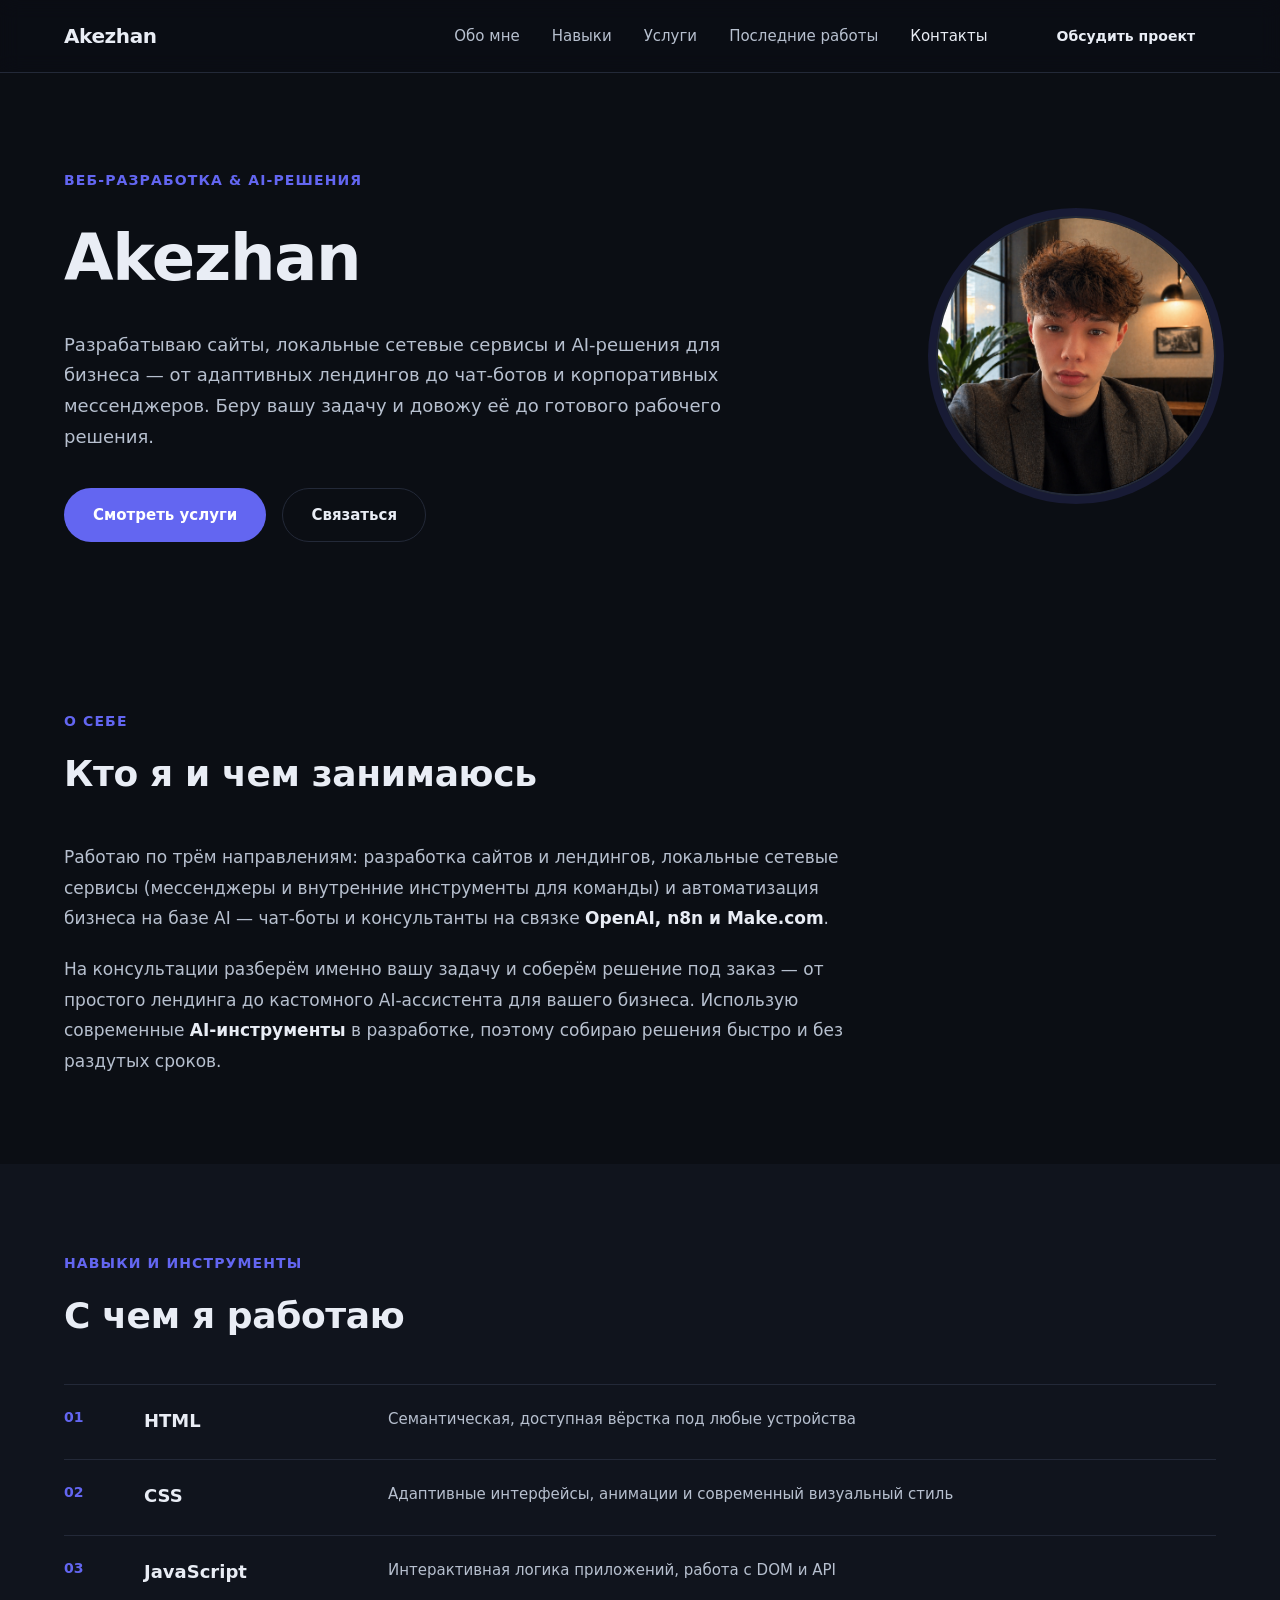
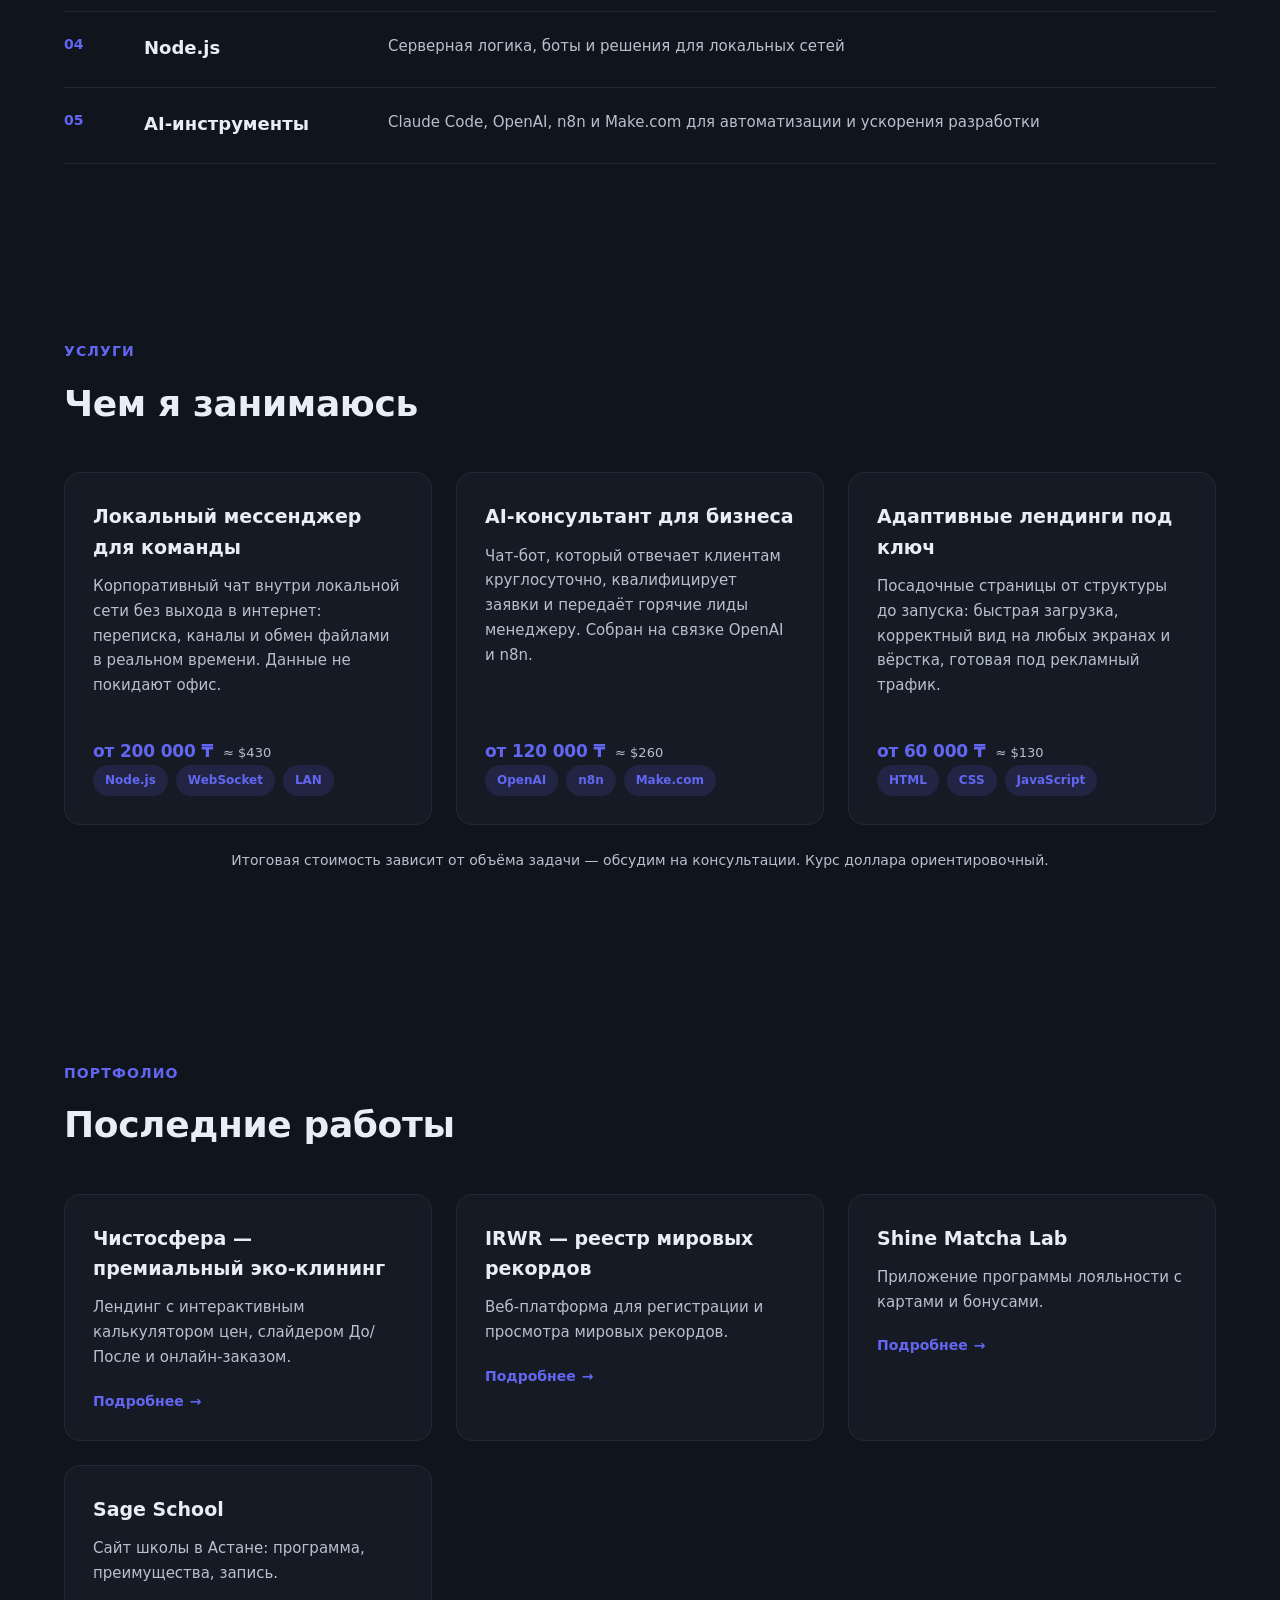
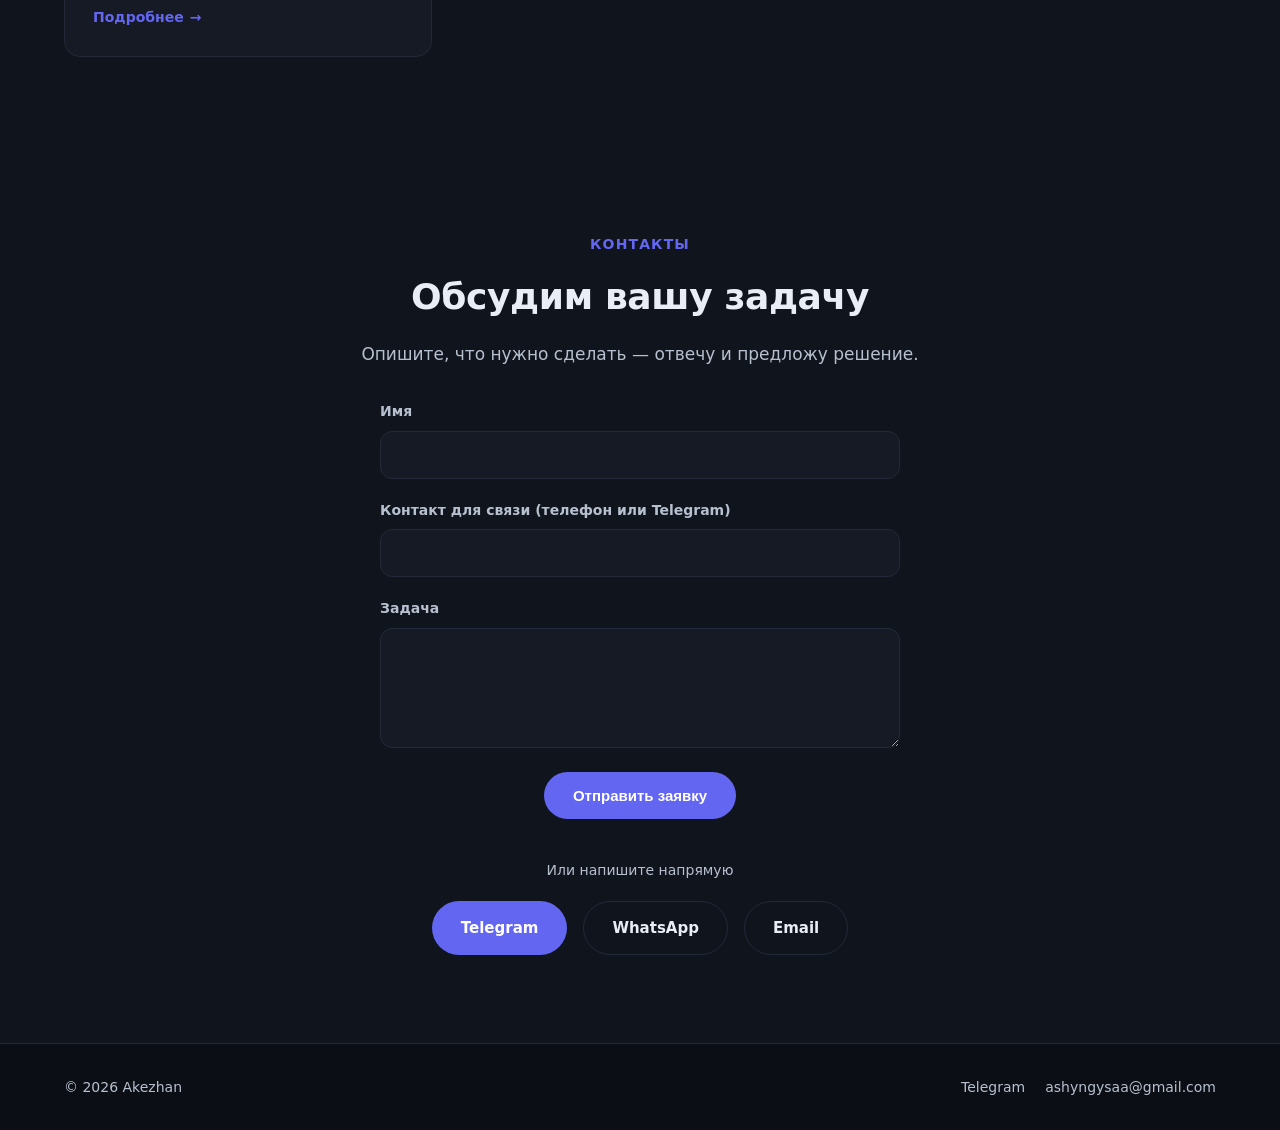
<file: index.html>
<!DOCTYPE html>
<html lang="ru">
<head>
<meta charset="UTF-8">
<meta name="viewport" content="width=device-width, initial-scale=1.0">
<title>Akezhan — веб-разработка и AI-решения для бизнеса</title>
<meta name="description" content="Разработка сайтов и лендингов, локальные сетевые сервисы и автоматизация бизнеса на базе AI.">
<link rel="icon" type="image/svg+xml" href="favicon.svg">
<meta property="og:title" content="Akezhan — веб-разработка и AI-решения для бизнеса">
<meta property="og:description" content="Разработка сайтов и лендингов, локальные сетевые сервисы и автоматизация бизнеса на базе AI.">
<meta property="og:type" content="website">
<meta name="twitter:card" content="summary">
<meta name="twitter:title" content="Akezhan — веб-разработка и AI-решения для бизнеса">
<meta name="twitter:description" content="Разработка сайтов и лендингов, локальные сетевые сервисы и автоматизация бизнеса на базе AI.">
<link rel="stylesheet" href="style.css">
</head>
<body>

<header class="header" id="top">
  <div class="container header__inner">
    <a href="#top" class="logo">Akezhan</a>

    <nav class="nav" id="nav">
      <a href="#about" class="nav__link">Обо мне</a>
      <a href="#skills" class="nav__link">Навыки</a>
      <a href="#projects" class="nav__link">Услуги</a>
      <a href="#works" class="nav__link">Последние работы</a>
      <a href="#contact" class="nav__link">Контакты</a>
    </nav>

    <a href="#contact" class="btn btn--sm header__cta">Обсудить проект</a>

    <button class="burger" id="burger" aria-label="Открыть меню" aria-expanded="false">
      <span></span><span></span><span></span>
    </button>
  </div>
</header>

<main>

  <!-- HERO -->
  <section class="hero">
    <div class="container hero__inner">
      <div class="hero__text">
        <p class="hero__eyebrow">Веб-разработка &amp; AI-решения</p>
        <h1 class="hero__title">Akezhan</h1>
        <p class="hero__desc">
          Разрабатываю сайты, локальные сетевые сервисы и AI-решения для бизнеса — от адаптивных лендингов до чат-ботов и корпоративных мессенджеров. Беру вашу задачу и довожу её до готового рабочего решения.
        </p>
        <div class="hero__actions">
          <a href="#projects" class="btn btn--primary">Смотреть услуги</a>
          <a href="#contact" class="btn btn--ghost">Связаться</a>
        </div>
      </div>

      <div class="hero__avatar-wrap">
        <div class="hero__avatar">
          <img src="avatar.png" alt="Akezhan">
        </div>
      </div>
    </div>
  </section>

  <!-- ABOUT -->
  <section class="section" id="about">
    <div class="container">
      <p class="section__eyebrow">О себе</p>
      <h2 class="section__title">Кто я и чем занимаюсь</h2>

      <div class="about__body">
        <p class="about__text">
          Работаю по трём направлениям: разработка сайтов и лендингов, локальные сетевые сервисы (мессенджеры и внутренние инструменты для команды) и автоматизация бизнеса на базе AI — чат-боты и консультанты на связке <strong>OpenAI, n8n и Make.com</strong>.
        </p>
        <p class="about__text">
          На консультации разберём именно вашу задачу и соберём решение под заказ — от простого лендинга до кастомного AI-ассистента для вашего бизнеса. Использую современные <strong>AI-инструменты</strong> в разработке, поэтому собираю решения быстро и без раздутых сроков.
        </p>
      </div>
    </div>
  </section>

  <!-- SKILLS -->
  <section class="section section--alt" id="skills">
    <div class="container">
      <p class="section__eyebrow">Навыки и инструменты</p>
      <h2 class="section__title">С чем я работаю</h2>

      <ul class="skills">
        <li class="skills__item">
          <span class="skills__num">01</span>
          <span class="skills__name">HTML</span>
          <span class="skills__desc">Семантическая, доступная вёрстка под любые устройства</span>
        </li>
        <li class="skills__item">
          <span class="skills__num">02</span>
          <span class="skills__name">CSS</span>
          <span class="skills__desc">Адаптивные интерфейсы, анимации и современный визуальный стиль</span>
        </li>
        <li class="skills__item">
          <span class="skills__num">03</span>
          <span class="skills__name">JavaScript</span>
          <span class="skills__desc">Интерактивная логика приложений, работа с DOM и API</span>
        </li>
        <li class="skills__item">
          <span class="skills__num">04</span>
          <span class="skills__name">Node.js</span>
          <span class="skills__desc">Серверная логика, боты и решения для локальных сетей</span>
        </li>
        <li class="skills__item">
          <span class="skills__num">05</span>
          <span class="skills__name">AI-инструменты</span>
          <span class="skills__desc">Claude Code, OpenAI, n8n и Make.com для автоматизации и ускорения разработки</span>
        </li>
      </ul>
    </div>
  </section>

  <!-- PROJECTS -->
  <section class="section section--alt" id="projects">
    <div class="container">
      <p class="section__eyebrow">Услуги</p>
      <h2 class="section__title">Чем я занимаюсь</h2>

      <!-- Когда появятся скриншоты проектов: вставить <img class="card__image" src="..." alt="..."> первым элементом внутри .card, перед .card__body -->
      <div class="projects">
        <article class="card">
          <div class="card__body">
            <h3 class="card__title">Локальный мессенджер для команды</h3>
            <p class="card__desc">Корпоративный чат внутри локальной сети без выхода в интернет: переписка, каналы и обмен файлами в реальном времени. Данные не покидают офис.</p>
          </div>
          <div class="card__price">
            <span class="card__price-main">от 200 000 ₸</span>
            <span class="card__price-usd">≈ $430</span>
          </div>
          <div class="card__tags">
            <span class="tag">Node.js</span>
            <span class="tag">WebSocket</span>
            <span class="tag">LAN</span>
          </div>
        </article>

        <article class="card">
          <div class="card__body">
            <h3 class="card__title">AI-консультант для бизнеса</h3>
            <p class="card__desc">Чат-бот, который отвечает клиентам круглосуточно, квалифицирует заявки и передаёт горячие лиды менеджеру. Собран на связке OpenAI и n8n.</p>
          </div>
          <div class="card__price">
            <span class="card__price-main">от 120 000 ₸</span>
            <span class="card__price-usd">≈ $260</span>
          </div>
          <div class="card__tags">
            <span class="tag">OpenAI</span>
            <span class="tag">n8n</span>
            <span class="tag">Make.com</span>
          </div>
        </article>

        <article class="card">
          <div class="card__body">
            <h3 class="card__title">Адаптивные лендинги под ключ</h3>
            <p class="card__desc">Посадочные страницы от структуры до запуска: быстрая загрузка, корректный вид на любых экранах и вёрстка, готовая под рекламный трафик.</p>
          </div>
          <div class="card__price">
            <span class="card__price-main">от 60 000 ₸</span>
            <span class="card__price-usd">≈ $130</span>
          </div>
          <div class="card__tags">
            <span class="tag">HTML</span>
            <span class="tag">CSS</span>
            <span class="tag">JavaScript</span>
          </div>
        </article>

      </div>

      <p class="projects__note">Итоговая стоимость зависит от объёма задачи — обсудим на консультации. Курс доллара ориентировочный.</p>
    </div>
  </section>

  <!-- RECENT WORKS -->
  <section class="section section--alt" id="works">
    <div class="container">
      <p class="section__eyebrow">Портфолио</p>
      <h2 class="section__title">Последние работы</h2>

      <!-- Когда появятся скриншоты: вставить <img class="work-card__image" src="..." alt="..."> первым элементом внутри .work-card -->
      <div class="works">
        <button type="button" class="work-card" data-work="chistosfera" aria-haspopup="dialog">
          <div class="work-card__body">
            <h3 class="work-card__title">Чистосфера — премиальный эко-клининг</h3>
            <p class="work-card__desc">Лендинг с интерактивным калькулятором цен, слайдером До/После и онлайн-заказом.</p>
          </div>
          <span class="work-card__more">Подробнее <span aria-hidden="true">→</span></span>
        </button>

        <button type="button" class="work-card" data-work="irwr" aria-haspopup="dialog">
          <div class="work-card__body">
            <h3 class="work-card__title">IRWR — реестр мировых рекордов</h3>
            <p class="work-card__desc">Веб-платформа для регистрации и просмотра мировых рекордов.</p>
          </div>
          <span class="work-card__more">Подробнее <span aria-hidden="true">→</span></span>
        </button>

        <button type="button" class="work-card" data-work="shine-matcha" aria-haspopup="dialog">
          <div class="work-card__body">
            <h3 class="work-card__title">Shine Matcha Lab</h3>
            <p class="work-card__desc">Приложение программы лояльности с картами и бонусами.</p>
          </div>
          <span class="work-card__more">Подробнее <span aria-hidden="true">→</span></span>
        </button>

        <button type="button" class="work-card" data-work="sage-school" aria-haspopup="dialog">
          <div class="work-card__body">
            <h3 class="work-card__title">Sage School</h3>
            <p class="work-card__desc">Сайт школы в Астане: программа, преимущества, запись.</p>
          </div>
          <span class="work-card__more">Подробнее <span aria-hidden="true">→</span></span>
        </button>
      </div>
    </div>
  </section>

  <!-- Work detail content (used by modal, see script.js). TODO: уточнить точные пункты, стек и ссылки у заказчика -->
  <template id="work-chistosfera">
    <p class="work-modal__eyebrow">Лендинг &amp; Веб-сервис</p>
    <h3 class="work-modal__title">Чистосфера — премиальный эко-клининг</h3>
    <p class="work-modal__desc">Высококонверсионный интерактивный веб-сервис для заказа профессионального клининга квартир, коттеджей и офисов с фиксированным онлайн-расчетом стоимости.</p>
    <h4 class="work-modal__subtitle">Что сделано</h4>
    <ul class="work-modal__list">
      <li>Интерактивный онлайн-калькулятор стоимости с ползунком площади (20–220 м²) и расчетом доп. опций</li>
      <li>Сплит-слайдер сравнения «До / После» с 4 реальными кейсами уборки</li>
      <li>Технологический чек-лист контроля качества на 45+ пунктов по СанПиН и HACCP</li>
      <li>Двухэтапная форма оформления бронирования с промокодами и генерацией квитанции заказа</li>
      <li>Адаптивная верстка, микроанимации и чистый UI без AI-шаблонов</li>
    </ul>
    <div class="work-modal__tags">
      <span class="tag">Лендинг</span>
      <span class="tag">Калькулятор</span>
      <span class="tag">React</span>
      <span class="tag">TypeScript</span>
      <span class="tag">Tailwind CSS</span>
    </div>
  </template>

  <template id="work-irwr">
    <p class="work-modal__eyebrow">Веб-платформа</p>
    <h3 class="work-modal__title">IRWR — реестр мировых рекордов</h3>
    <p class="work-modal__desc">Платформа для регистрации и публичного просмотра мировых рекордов: участники подают заявки, редакция их проверяет и публикует.</p>
    <h4 class="work-modal__subtitle">Что сделано</h4>
    <ul class="work-modal__list">
      <li>Форма подачи заявки на рекорд с загрузкой подтверждающих материалов</li>
      <li>Публичный каталог рекордов с карточками и поиском</li>
      <li>Админ-панель для модерации и публикации заявок</li>
      <li>Адаптивная вёрстка под мобильные и десктоп</li>
    </ul>
    <div class="work-modal__tags">
      <span class="tag">Веб-платформа</span>
    </div>
  </template>

  <template id="work-shine-matcha">
    <p class="work-modal__eyebrow">Программа лояльности</p>
    <h3 class="work-modal__title">Shine Matcha Lab</h3>
    <p class="work-modal__desc">Приложение лояльности для сети: цифровая карта клиента, накопление и списание бонусов.</p>
    <h4 class="work-modal__subtitle">Что сделано</h4>
    <ul class="work-modal__list">
      <li>Цифровая карта клиента с QR-кодом</li>
      <li>Начисление и списание бонусов за покупки</li>
      <li>История покупок и баланс в личном кабинете</li>
      <li>Адаптивный интерфейс для использования с телефона</li>
    </ul>
    <div class="work-modal__tags">
      <span class="tag">Программа лояльности</span>
    </div>
  </template>

  <template id="work-sage-school">
    <p class="work-modal__eyebrow">Сайт школы</p>
    <h3 class="work-modal__title">Sage School</h3>
    <p class="work-modal__desc">Сайт частной школы подготовки к школе в Астане: программа обучения, методология, жизнь школы и запись на экскурсию.</p>
    <h4 class="work-modal__subtitle">Что сделано</h4>
    <ul class="work-modal__list">
      <li>Разделы: программа, методология, атмосфера школы, расположение кампуса</li>
      <li>Блок «Из жизни Sage School» с моментами из школы</li>
      <li>Форма записи на экскурсию</li>
      <li>Адаптивная вёрстка под мобильные и десктоп</li>
    </ul>
    <div class="work-modal__tags">
      <span class="tag">Сайт-лендинг</span>
    </div>
  </template>

  <!-- CONTACT -->
  <section class="section section--alt" id="contact">
    <div class="container contact">
      <p class="section__eyebrow">Контакты</p>
      <h2 class="section__title">Обсудим вашу задачу</h2>
      <p class="contact__text">Опишите, что нужно сделать — отвечу и предложу решение.</p>

      <form name="contact" method="POST" data-netlify="true" netlify-honeypot="bot-field" action="/spasibo.html" class="form">
        <input type="hidden" name="form-name" value="contact">
        <p class="form__hidden" hidden aria-hidden="true">
          <label>Не заполняйте это поле: <input name="bot-field"></label>
        </p>

        <div class="form__field">
          <label class="form__label" for="name">Имя</label>
          <input class="form__input" type="text" id="name" name="name" required>
        </div>

        <div class="form__field">
          <label class="form__label" for="contact-info">Контакт для связи (телефон или Telegram)</label>
          <input class="form__input" type="text" id="contact-info" name="contact" required>
        </div>

        <div class="form__field">
          <label class="form__label" for="task">Задача</label>
          <textarea class="form__textarea" id="task" name="task" rows="4" required></textarea>
        </div>

        <button type="submit" class="btn btn--primary form__submit">Отправить заявку</button>
      </form>

      <p class="contact__divider">Или напишите напрямую</p>

      <div class="contact__actions">
        <a href="https://t.me/molodoybel3y" target="_blank" rel="noopener" class="btn btn--primary" aria-label="Написать в Telegram">Telegram</a>
        <a href="https://wa.me/77067065260" target="_blank" rel="noopener" class="btn btn--ghost" aria-label="Написать в WhatsApp">WhatsApp</a>
        <a href="mailto:ashyngysaa@gmail.com" class="btn btn--ghost" aria-label="Написать на email">Email</a>
      </div>
    </div>
  </section>

</main>

<footer class="footer">
  <div class="container footer__inner">
    <span>© <span id="year"></span> Akezhan</span>
    <div class="footer__links">
      <a href="https://t.me/molodoybel3y" target="_blank" rel="noopener">Telegram</a>
      <a href="mailto:ashyngysaa@gmail.com">ashyngysaa@gmail.com</a>
    </div>
  </div>
</footer>

<div class="modal" id="workModal" hidden>
  <div class="modal__overlay" data-modal-close></div>
  <div class="modal__dialog" role="dialog" aria-modal="true" aria-label="Подробности о работе">
    <button type="button" class="modal__close" data-modal-close aria-label="Закрыть">
      <svg viewBox="0 0 24 24" fill="none" stroke="currentColor" stroke-width="2.5" stroke-linecap="round" aria-hidden="true">
        <path d="M6 6l12 12M18 6L6 18"></path>
      </svg>
    </button>
    <div class="modal__content" id="modalContent"></div>
  </div>
</div>

<a href="#top" class="back-to-top" id="backToTop" aria-label="Наверх">
  <svg viewBox="0 0 24 24" fill="none" stroke="currentColor" stroke-width="2.5" stroke-linecap="round" stroke-linejoin="round" aria-hidden="true">
    <path d="M12 19V5"></path>
    <path d="M5 12l7-7 7 7"></path>
  </svg>
</a>

<script src="script.js"></script>
</body>
</html>
</file>
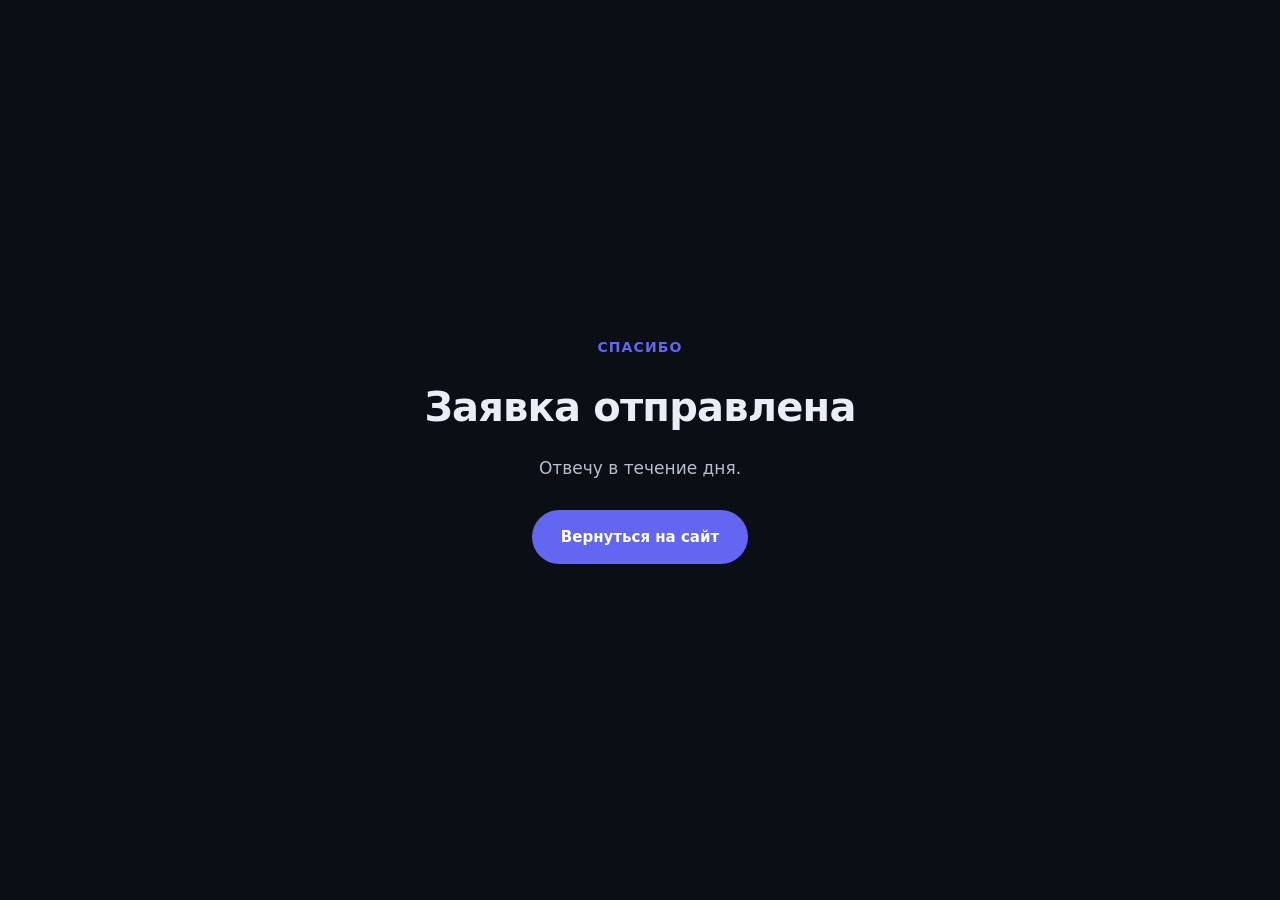
<file: spasibo.html>
<!DOCTYPE html>
<html lang="ru">
<head>
<meta charset="UTF-8">
<meta name="viewport" content="width=device-width, initial-scale=1.0">
<title>Заявка отправлена — Akezhan</title>
<meta name="robots" content="noindex">
<link rel="icon" type="image/svg+xml" href="favicon.svg">
<link rel="stylesheet" href="style.css">
</head>
<body>

<main class="thanks">
  <p class="thanks__eyebrow">Спасибо</p>
  <h1 class="thanks__title">Заявка отправлена</h1>
  <p class="thanks__text">Отвечу в течение дня.</p>
  <a href="/" class="btn btn--primary">Вернуться на сайт</a>
</main>

</body>
</html>
</file>
<file: style.css>
/* ===== Variables ===== */
:root {
  --bg: #0b0e14;
  --bg-alt: #10141d;
  --surface: #151a24;
  --border: #232938;
  --text: #e9edf5;
  --text-muted: #b7c0cf;
  --accent: #6366f1;
  --accent-soft: rgba(99, 102, 241, 0.15);
  --radius: 16px;
  --container: 1200px;
  --transition: 0.2s ease;
}

* { box-sizing: border-box; }

html { scroll-behavior: smooth; }

body {
  margin: 0;
  background: var(--bg);
  color: var(--text);
  font-family: "Inter", "Segoe UI", system-ui, -apple-system, sans-serif;
  line-height: 1.6;
  -webkit-font-smoothing: antialiased;
  overflow-x: hidden;
}

img { max-width: 100%; display: block; }

a { color: inherit; text-decoration: none; }

ul { list-style: none; margin: 0; padding: 0; }

.container {
  max-width: var(--container);
  margin: 0 auto;
  padding: 0 24px;
}

/* ===== Buttons ===== */
.btn {
  display: inline-flex;
  align-items: center;
  justify-content: center;
  padding: 14px 28px;
  border-radius: 999px;
  font-weight: 600;
  font-size: 15px;
  transition: transform var(--transition), background var(--transition), border-color var(--transition), color var(--transition);
  border: 1px solid transparent;
  cursor: pointer;
}

.btn--primary {
  background: var(--accent);
  color: #fff;
}
.btn--primary:hover { transform: translateY(-2px); background: #5457e0; }

.btn--ghost {
  border-color: var(--border);
  color: var(--text);
  background: transparent;
}
.btn--ghost:hover { border-color: var(--accent); color: var(--accent); }

.btn--sm { padding: 10px 20px; font-size: 14px; }

/* ===== Header ===== */
.header {
  position: sticky;
  top: 0;
  z-index: 50;
  background: rgba(11, 14, 20, 0.85);
  backdrop-filter: blur(10px);
  border-bottom: 1px solid var(--border);
}

.header__inner {
  display: flex;
  align-items: center;
  justify-content: space-between;
  height: 72px;
  gap: 24px;
}

.logo {
  font-size: 20px;
  font-weight: 700;
  letter-spacing: -0.02em;
}

.nav {
  display: flex;
  gap: 32px;
  margin-left: auto;
}

.nav__link {
  font-size: 15px;
  color: var(--text-muted);
  transition: color var(--transition);
}
.nav__link:hover { color: var(--text); }
.nav__link--active { color: var(--text); }

.header__cta { margin-left: 24px; white-space: nowrap; }

.burger {
  display: none;
  flex-direction: column;
  justify-content: center;
  gap: 5px;
  width: 36px;
  height: 36px;
  background: transparent;
  border: none;
  cursor: pointer;
}
.burger span {
  display: block;
  height: 2px;
  background: var(--text);
  border-radius: 2px;
  transition: transform var(--transition), opacity var(--transition);
}

/* ===== Hero ===== */
.hero { padding: 96px 0 80px; }

.hero__inner {
  display: grid;
  grid-template-columns: 1fr auto;
  align-items: center;
  gap: 48px;
  width: 100%;
}

.hero__text {
  min-width: 0;
  max-width: 680px;
  overflow-wrap: break-word;
}

.hero__eyebrow {
  color: var(--accent);
  font-weight: 600;
  font-size: 14px;
  text-transform: uppercase;
  letter-spacing: 0.08em;
  margin: 0 0 16px;
}

.hero__title {
  font-size: clamp(40px, 6vw, 64px);
  font-weight: 800;
  letter-spacing: -0.02em;
  margin: 0 0 20px;
}

.hero__desc {
  color: var(--text-muted);
  font-size: 18px;
  line-height: 1.7;
  margin: 0 0 36px;
}

.hero__actions { display: flex; gap: 16px; flex-wrap: wrap; min-width: 0; }

.hero__avatar-wrap {
  width: 280px;
  min-width: 0;
  justify-self: end;
}

.hero__avatar {
  width: 100%;
  aspect-ratio: 1;
  border-radius: 50%;
  overflow: hidden;
  border: 2px solid var(--border);
  box-shadow: 0 0 0 8px var(--accent-soft);
}

.hero__avatar img {
  width: 100%;
  height: 100%;
  object-fit: cover;
}

/* ===== Section shared ===== */
.section { padding: 88px 0; scroll-margin-top: 88px; }
.section--alt { background: var(--bg-alt); }

.section__eyebrow {
  color: var(--accent);
  font-weight: 600;
  font-size: 14px;
  text-transform: uppercase;
  letter-spacing: 0.08em;
  margin: 0 0 12px;
}

.section__title {
  font-size: clamp(28px, 4vw, 36px);
  font-weight: 700;
  letter-spacing: -0.01em;
  margin: 0 0 40px;
}

/* ===== About ===== */
.about__body { max-width: 780px; }

.about__text {
  color: var(--text-muted);
  font-size: 17px;
  line-height: 1.8;
  margin: 0 0 20px;
}
.about__text:last-child { margin-bottom: 0; }

.about__text strong { color: var(--text); font-weight: 600; }

/* ===== Skills ===== */
.skills__item {
  display: grid;
  grid-template-columns: 56px minmax(160px, 220px) minmax(0, 1fr);
  align-items: start;
  column-gap: 24px;
  padding: 22px 0;
  border-bottom: 1px solid var(--border);
  line-height: 1.5;
  min-height: 76px;
}
.skills__item:first-child { border-top: 1px solid var(--border); }

.skills__num {
  font-size: 14px;
  font-weight: 700;
  color: var(--accent);
  font-variant-numeric: tabular-nums;
}

.skills__name {
  font-size: 18px;
  font-weight: 600;
  color: var(--text);
}

.skills__desc {
  font-size: 15px;
  color: var(--text-muted);
  line-height: 1.7;
}

/* ===== Projects ===== */
.projects {
  display: grid;
  grid-template-columns: repeat(3, minmax(0, 1fr));
  gap: 24px;
  align-items: stretch;
  grid-auto-rows: 1fr;
}

.card {
  display: flex;
  flex-direction: column;
  justify-content: space-between;
  height: 100%;
  background: var(--surface);
  border: 1px solid var(--border);
  border-radius: var(--radius);
  padding: 28px;
  transition: transform var(--transition), box-shadow var(--transition), border-color var(--transition);
}

.card:hover {
  transform: translateY(-4px);
  border-color: var(--accent);
  box-shadow: 0 12px 32px rgba(0, 0, 0, 0.35);
}

.card__body {
  display: flex;
  flex-direction: column;
  flex: 1;
  margin-bottom: 24px;
}

.card__title {
  font-size: 19px;
  font-weight: 700;
  margin: 0 0 12px;
}

.card__desc {
  font-size: 15px;
  color: var(--text-muted);
  line-height: 1.65;
  margin: 0;
}

.card__tags {
  display: flex;
  flex-wrap: wrap;
  gap: 8px;
  margin-top: auto;
}

.tag {
  font-size: 12px;
  font-weight: 600;
  color: var(--accent);
  background: var(--accent-soft);
  border-radius: 999px;
  padding: 6px 12px;
}

.card__price {
  display: flex;
  align-items: baseline;
  gap: 10px;
  margin-top: 16px;
  flex-wrap: wrap;
}
.card__price-main {
  color: var(--accent);
  font-size: 17px;
  font-weight: 700;
  letter-spacing: -0.01em;
}
.card__price-usd {
  color: var(--text-muted);
  font-size: 13px;
  font-weight: 500;
}

.card__image {
  width: 100%;
  aspect-ratio: 16 / 9;
  object-fit: cover;
  border-radius: 12px;
  margin-bottom: 20px;
  display: block;
}

.projects__note {
  font-size: 14px;
  color: var(--text-muted);
  text-align: center;
  margin-top: 24px;
}

/* ===== Recent works ===== */
.works {
  display: grid;
  grid-template-columns: repeat(auto-fit, minmax(280px, 1fr));
  gap: 24px;
}

.work-card {
  display: flex;
  flex-direction: column;
  align-items: flex-start;
  gap: 20px;
  width: 100%;
  text-align: left;
  background: var(--surface);
  border: 1px solid var(--border);
  border-radius: var(--radius);
  padding: 28px;
  font: inherit;
  color: inherit;
  cursor: pointer;
  transition: transform var(--transition), box-shadow var(--transition), border-color var(--transition);
}

.work-card:hover,
.work-card:focus-visible {
  transform: translateY(-4px);
  border-color: var(--accent);
  box-shadow: 0 12px 32px rgba(0, 0, 0, 0.35);
  outline: none;
}

.work-card__image {
  width: 100%;
  aspect-ratio: 16 / 9;
  object-fit: cover;
  border-radius: 12px;
  display: block;
}

.work-card__title {
  font-size: 19px;
  font-weight: 700;
  margin: 0 0 12px;
}

.work-card__desc {
  font-size: 15px;
  color: var(--text-muted);
  line-height: 1.65;
  margin: 0;
}

.work-card__more {
  font-size: 14px;
  font-weight: 600;
  color: var(--accent);
  display: inline-flex;
  align-items: center;
  gap: 6px;
  transition: gap var(--transition);
}

.work-card:hover .work-card__more,
.work-card:focus-visible .work-card__more {
  gap: 10px;
}

/* ===== Work detail modal ===== */
body.modal-open { overflow: hidden; }

.modal[hidden] { display: none; }

.modal {
  position: fixed;
  inset: 0;
  z-index: 100;
  display: flex;
  align-items: center;
  justify-content: center;
  padding: 24px;
}

.modal__overlay {
  position: absolute;
  inset: 0;
  background: rgba(6, 8, 13, 0.75);
  backdrop-filter: blur(4px);
  animation: modal-fade 0.2s ease;
}

.modal__dialog {
  position: relative;
  width: 100%;
  max-width: 560px;
  max-height: 85vh;
  overflow-y: auto;
  background: var(--surface);
  border: 1px solid var(--border);
  border-radius: var(--radius);
  padding: 36px;
  box-shadow: 0 24px 64px rgba(0, 0, 0, 0.45);
  animation: modal-pop 0.22s ease;
}

.modal__close {
  position: absolute;
  top: 20px;
  right: 20px;
  width: 36px;
  height: 36px;
  display: flex;
  align-items: center;
  justify-content: center;
  border-radius: 50%;
  border: 1px solid var(--border);
  background: transparent;
  color: var(--text-muted);
  cursor: pointer;
  transition: color var(--transition), border-color var(--transition);
}
.modal__close:hover,
.modal__close:focus-visible { color: var(--text); border-color: var(--accent); outline: none; }
.modal__close svg { width: 16px; height: 16px; }

.work-modal__eyebrow {
  color: var(--accent);
  font-weight: 600;
  font-size: 13px;
  text-transform: uppercase;
  letter-spacing: 0.08em;
  margin: 0 0 10px;
}

.work-modal__title {
  font-size: 22px;
  font-weight: 700;
  margin: 0 0 14px;
  padding-right: 32px;
}

.work-modal__desc {
  color: var(--text-muted);
  font-size: 15px;
  line-height: 1.7;
  margin: 0 0 24px;
}

.work-modal__subtitle {
  font-size: 14px;
  font-weight: 700;
  text-transform: uppercase;
  letter-spacing: 0.06em;
  color: var(--text);
  margin: 0 0 14px;
}

.work-modal__list {
  margin: 0 0 24px;
  display: flex;
  flex-direction: column;
  gap: 10px;
}

.work-modal__list li {
  position: relative;
  padding-left: 22px;
  color: var(--text-muted);
  font-size: 15px;
  line-height: 1.6;
}

.work-modal__list li::before {
  content: "";
  position: absolute;
  left: 0;
  top: 9px;
  width: 6px;
  height: 6px;
  border-radius: 50%;
  background: var(--accent);
}

.work-modal__tags {
  display: flex;
  flex-wrap: wrap;
  gap: 8px;
  margin-bottom: 20px;
}

.work-modal__link { margin-top: 4px; }

@keyframes modal-fade {
  from { opacity: 0; }
  to { opacity: 1; }
}

@keyframes modal-pop {
  from { opacity: 0; transform: translateY(12px) scale(0.98); }
  to { opacity: 1; transform: translateY(0) scale(1); }
}

/* ===== Contact ===== */
.contact { text-align: center; }
.contact .section__title { margin-bottom: 16px; }
.contact__text {
  color: var(--text-muted);
  font-size: 17px;
  margin: 0 0 32px;
}
.contact__divider {
  color: var(--text-muted);
  font-size: 14px;
  margin: 40px 0 20px;
}
.contact__actions { display: flex; justify-content: center; gap: 16px; flex-wrap: wrap; }

/* ===== Form ===== */
.form {
  max-width: 520px;
  margin: 0 auto;
  display: flex;
  flex-direction: column;
  gap: 20px;
  text-align: left;
}
.form__hidden { display: none; }
.form__field { display: flex; flex-direction: column; gap: 8px; }
.form__label { font-size: 14px; color: var(--text-muted); font-weight: 600; }
.form__input,
.form__textarea {
  width: 100%;
  background: var(--surface);
  border: 1px solid var(--border);
  border-radius: 12px;
  padding: 14px 16px;
  color: var(--text);
  font-family: inherit;
  font-size: 15px;
  transition: border-color var(--transition);
}
.form__input:focus,
.form__textarea:focus {
  outline: none;
  border-color: var(--accent);
}
.form__textarea { resize: vertical; min-height: 120px; }
.form__submit { align-self: center; margin-top: 4px; }

/* ===== Footer ===== */
.footer { border-top: 1px solid var(--border); padding: 32px 0; }
.footer__inner {
  display: flex;
  flex-wrap: wrap;
  justify-content: space-between;
  gap: 12px;
  color: var(--text-muted);
  font-size: 14px;
}
.footer__inner a:hover { color: var(--text); }
.footer__links { display: flex; gap: 20px; }

/* ===== Back to top ===== */
.back-to-top {
  position: fixed;
  right: 24px;
  bottom: 24px;
  width: 48px;
  height: 48px;
  display: flex;
  align-items: center;
  justify-content: center;
  border-radius: 50%;
  background: var(--accent);
  color: #fff;
  box-shadow: 0 8px 24px rgba(0, 0, 0, 0.35);
  opacity: 0;
  visibility: hidden;
  transform: translateY(12px);
  transition: opacity var(--transition), transform var(--transition), background var(--transition);
  z-index: 40;
}
.back-to-top.is-visible { opacity: 1; visibility: visible; transform: translateY(0); }
.back-to-top:hover { background: #5457e0; }
.back-to-top svg { width: 20px; height: 20px; }

/* ===== Thanks page ===== */
.thanks {
  min-height: 100vh;
  display: flex;
  flex-direction: column;
  align-items: center;
  justify-content: center;
  text-align: center;
  gap: 16px;
  padding: 24px;
}
.thanks__eyebrow {
  color: var(--accent);
  font-weight: 600;
  font-size: 14px;
  text-transform: uppercase;
  letter-spacing: 0.08em;
  margin: 0;
}
.thanks__title {
  font-size: clamp(28px, 5vw, 40px);
  font-weight: 800;
  letter-spacing: -0.02em;
  margin: 0;
}
.thanks__text {
  color: var(--text-muted);
  font-size: 17px;
  margin: 0 0 12px;
}

/* ===== Reveal animation ===== */
.reveal {
  opacity: 0;
  transform: translateY(24px);
  transition: opacity 0.6s ease, transform 0.6s ease;
}
.reveal.is-visible { opacity: 1; transform: translateY(0); }

/* ===== Responsive ===== */
@media (max-width: 1024px) {
  .hero__inner { gap: 40px; grid-template-columns: minmax(0, 1fr) minmax(180px, 240px); }
  .hero__avatar-wrap { width: 240px; }
}

@media (max-width: 900px) {
  .projects { grid-template-columns: 1fr 1fr; }
  .hero__inner {
    grid-template-columns: minmax(0, 1fr);
    justify-items: center;
    text-align: center;
    gap: 40px;
  }
  .hero__avatar-wrap { order: -1; justify-self: center; width: 220px; }
  .hero__actions { justify-content: center; }
  .hero__text { max-width: 100%; }
}

@media (max-width: 768px) {
  .nav { position: fixed; top: 72px; left: 0; right: 0; background: var(--bg); flex-direction: column; gap: 0; padding: 8px 24px 16px; border-bottom: 1px solid var(--border); transform: translateY(-8px); opacity: 0; pointer-events: none; transition: transform var(--transition), opacity var(--transition); }
  .nav.is-open { transform: translateY(0); opacity: 1; pointer-events: auto; }
  .nav__link { padding: 12px 0; border-bottom: 1px solid var(--border); }
  .nav__link:last-child { border-bottom: none; }
  .header__cta { display: none; }
  .burger { display: flex; }
  .projects { grid-template-columns: 1fr; }
  .skills__item { grid-template-columns: 40px minmax(0, 1fr); row-gap: 6px; }
  .skills__desc { grid-column: 2 / 3; }
}

@media (max-width: 600px) {
  .contact__actions { flex-direction: column; align-items: stretch; }
  .contact__actions .btn { width: 100%; }
}

@media (max-width: 390px) {
  .container { padding: 0 16px; }
  .hero { padding: 56px 0 64px; }
  .hero__title { font-size: 36px; }
  .hero__desc { font-size: 16px; margin-bottom: 24px; }
  .hero__actions { gap: 12px; }
  .hero__avatar-wrap { width: 160px; }
  .section { padding: 64px 0; }
  .section__title { margin-bottom: 28px; }
  .card { padding: 24px; }
  .card__title { font-size: 18px; }
  .card__desc { font-size: 14px; }
  .skills__item { column-gap: 12px; padding: 18px 0; min-height: auto; }
  .skills__name { font-size: 16px; }
  .skills__desc { font-size: 14px; }
  .footer__inner { flex-direction: column; gap: 8px; }
}

@media (prefers-reduced-motion: reduce) {
  .reveal {
    opacity: 1 !important;
    transform: none !important;
    transition: none !important;
  }
  .btn,
  .card,
  .work-card,
  .nav__link {
    transition: none !important;
  }
  .modal__overlay,
  .modal__dialog {
    animation: none !important;
  }
}

@media (max-width: 390px) {
  .modal { padding: 12px; }
  .modal__dialog { padding: 24px; }
}
</file>
